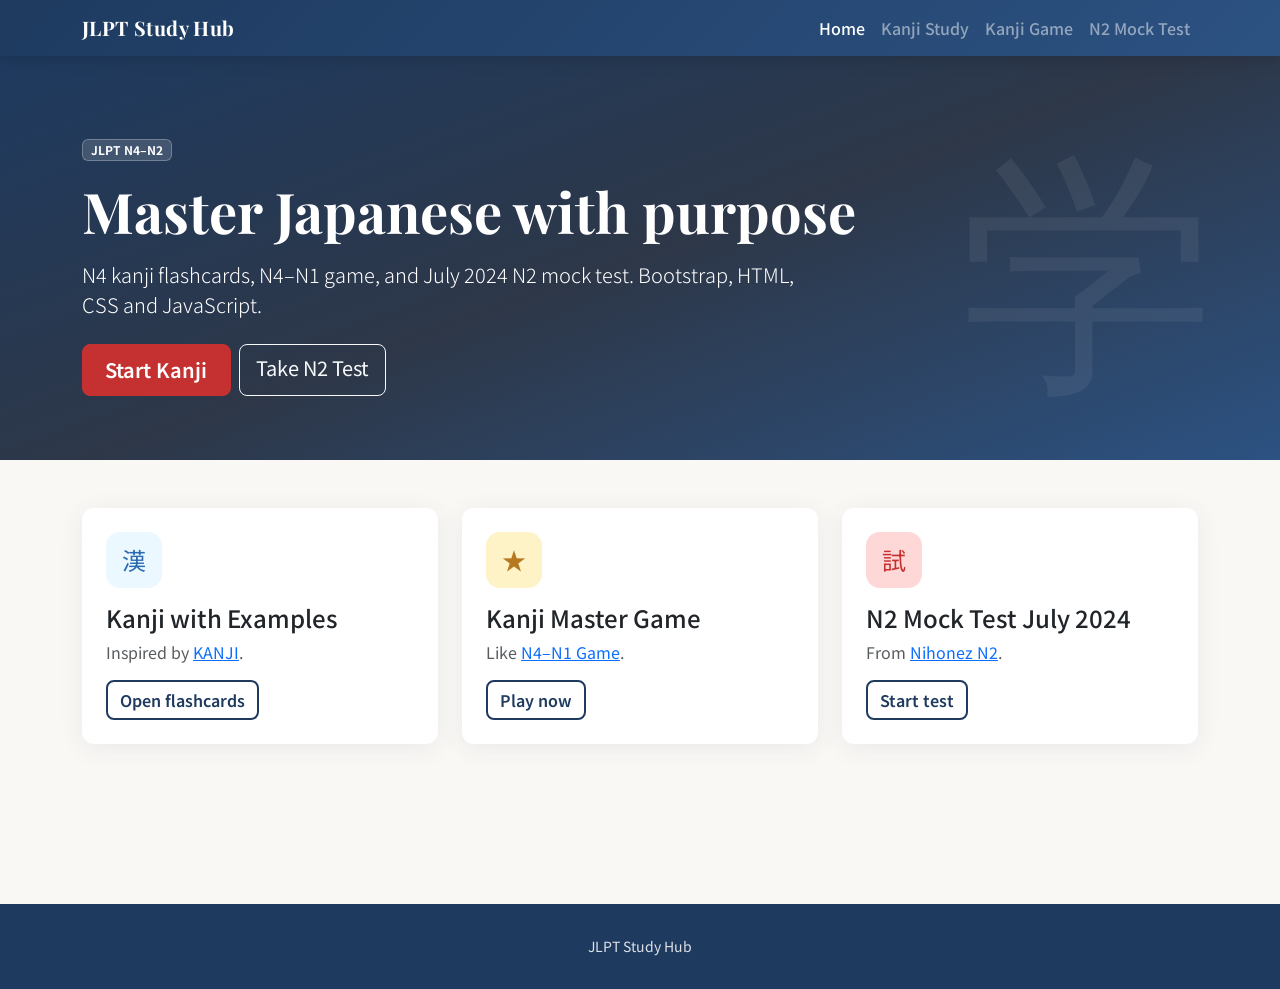
<file: index.html>
<!DOCTYPE html>
<html lang="en">
<head>
  <meta charset="UTF-8">
  <meta name="viewport" content="width=device-width, initial-scale=1.0">
  <title>JLPT Study Hub</title>
  <link href="https://fonts.googleapis.com/css2?family=Noto+Sans+JP:wght@400;500;700&family=Playfair+Display:wght@600;700&display=swap" rel="stylesheet">
  <link href="https://cdn.jsdelivr.net/npm/bootstrap@5.3.3/dist/css/bootstrap.min.css" rel="stylesheet">
  <link href="css/style.css" rel="stylesheet">
</head>
<body>
  <nav class="navbar navbar-expand-lg navbar-dark navbar-jlpt sticky-top">
    <div class="container">
      <a class="navbar-brand" href="index.html">JLPT Study Hub</a>
      <button class="navbar-toggler" type="button" data-bs-toggle="collapse" data-bs-target="#navMain"><span class="navbar-toggler-icon"></span></button>
      <div class="collapse navbar-collapse" id="navMain">
        <ul class="navbar-nav ms-auto">
          <li class="nav-item"><a class="nav-link active" href="index.html">Home</a></li>
          <li class="nav-item"><a class="nav-link" href="kanji.html">Kanji Study</a></li>
          <li class="nav-item"><a class="nav-link" href="game.html">Kanji Game</a></li>
          <li class="nav-item"><a class="nav-link" href="test.html">N2 Mock Test</a></li>
        </ul>
      </div>
    </div>
  </nav>
  <header class="hero-section">
    <div class="container">
      <span class="badge hero-badge mb-3">JLPT N4–N2</span>
      <h1 class="display-4 fw-bold mb-3" style="font-family:var(--font-display)">Master Japanese with purpose</h1>
      <p class="lead col-lg-8 mb-4 opacity-90">N4 kanji flashcards, N4–N1 game, and July 2024 N2 mock test. Bootstrap, HTML, CSS and JavaScript.</p>
      <div class="d-flex gap-2 flex-wrap">
        <a href="kanji.html" class="btn btn-jlpt-primary btn-lg">Start Kanji</a>
        <a href="test.html" class="btn btn-outline-light btn-lg">Take N2 Test</a>
      </div>
    </div>
  </header>
  <main class="container py-5">
    <div class="row g-4 mb-5">
      <div class="col-md-4"><article class="card feature-card"><div class="card-body p-4">
        <div class="card-icon icon-kanji mb-3">漢</div>
        <h2 class="h4">Kanji with Examples</h2>
        <p class="text-muted">Inspired by <a href="https://ajayatimilsina.github.io/KANJI/" target="_blank" rel="noopener">KANJI</a>.</p>
        <a href="kanji.html" class="btn btn-jlpt-outline">Open flashcards</a>
      </div></article></div>
      <div class="col-md-4"><article class="card feature-card"><div class="card-body p-4">
        <div class="card-icon icon-game mb-3">★</div>
        <h2 class="h4">Kanji Master Game</h2>
        <p class="text-muted">Like <a href="https://ajayatimilsina.github.io/N4-N1Game/" target="_blank" rel="noopener">N4–N1 Game</a>.</p>
        <a href="game.html" class="btn btn-jlpt-outline">Play now</a>
      </div></article></div>
      <div class="col-md-4"><article class="card feature-card"><div class="card-body p-4">
        <div class="card-icon icon-test mb-3">試</div>
        <h2 class="h4">N2 Mock Test July 2024</h2>
        <p class="text-muted">From <a href="https://nihonez.com/jlpt-test/jlpt-n2-past-test-july-2024-real-exam/?start=test" target="_blank" rel="noopener">Nihonez N2</a>.</p>
        <a href="test.html" class="btn btn-jlpt-outline">Start test</a>
      </div></article></div>
    </div>
  </main>
  <footer class="footer-jlpt"><div class="container text-center small"><p class="mb-0">JLPT Study Hub</p></div></footer>
  <script src="https://cdn.jsdelivr.net/npm/bootstrap@5.3.3/dist/js/bootstrap.bundle.min.js"></script>
  <script src="js/main.js"></script>
</body>
</html>
</file>
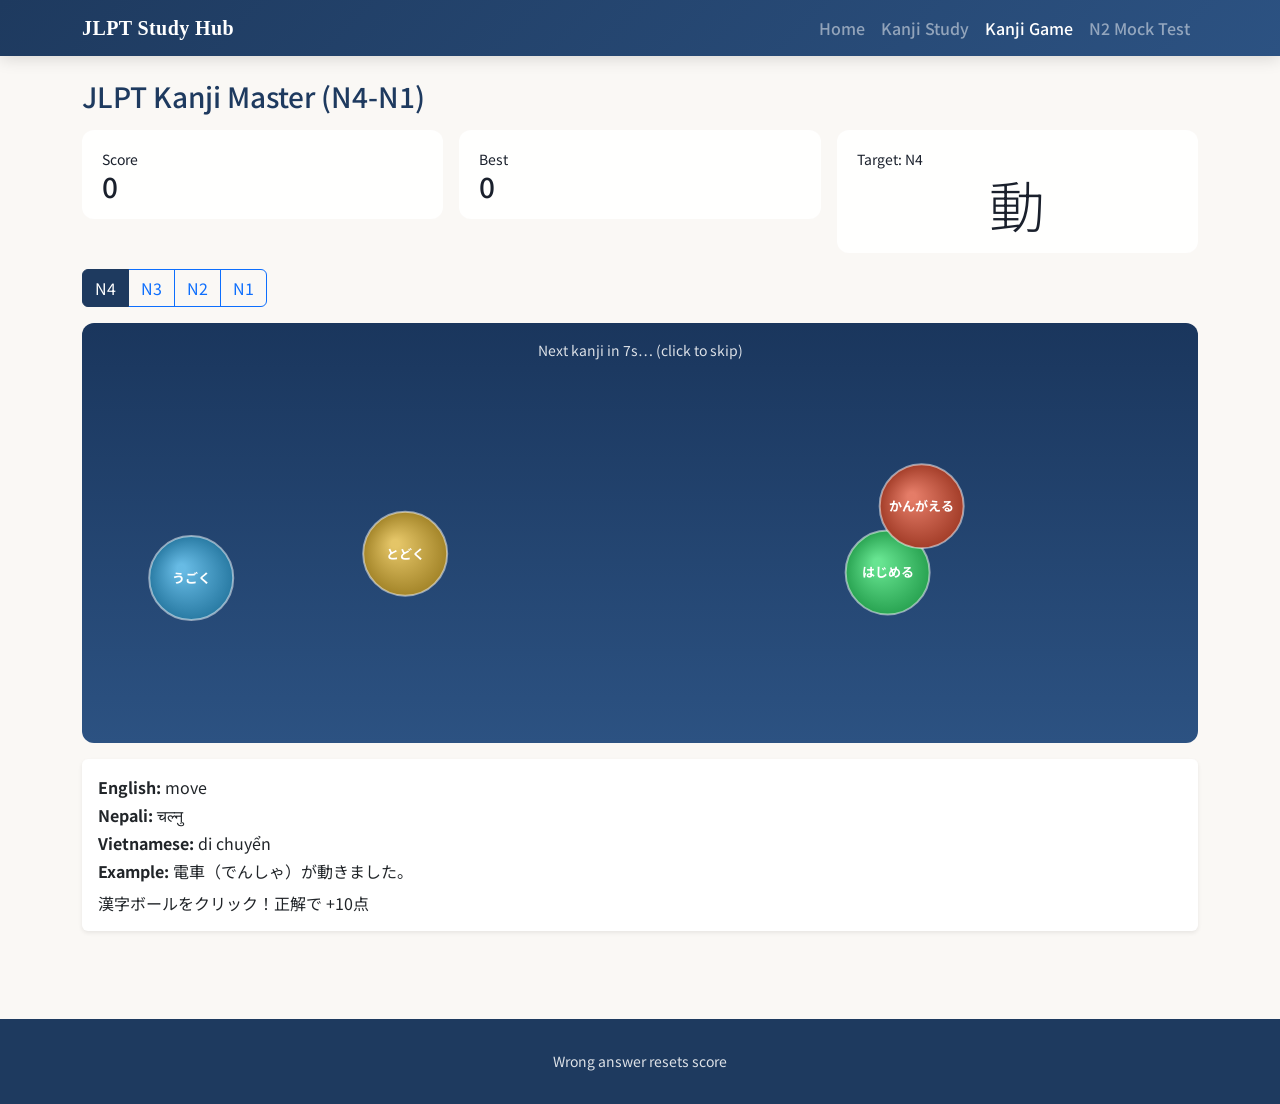
<file: game.html>
<!DOCTYPE html>
<html lang="en">
<head>
  <meta charset="UTF-8">
  <meta name="viewport" content="width=device-width, initial-scale=1.0">
  <title>JLPT Kanji Master N4-N1</title>
  <link href="https://fonts.googleapis.com/css2?family=Noto+Sans+JP:wght@400;500;700&display=swap" rel="stylesheet">
  <link href="https://cdn.jsdelivr.net/npm/bootstrap@5.3.3/dist/css/bootstrap.min.css" rel="stylesheet">
  <link href="css/style.css" rel="stylesheet">
</head>
<body>
  <nav class="navbar navbar-expand-lg navbar-dark navbar-jlpt sticky-top">
    <div class="container">
      <a class="navbar-brand" href="index.html">JLPT Study Hub</a>
      <button class="navbar-toggler" type="button" data-bs-toggle="collapse" data-bs-target="#navMain"><span class="navbar-toggler-icon"></span></button>
      <div class="collapse navbar-collapse" id="navMain">
        <ul class="navbar-nav ms-auto">
          <li class="nav-item"><a class="nav-link" href="index.html">Home</a></li>
          <li class="nav-item"><a class="nav-link" href="kanji.html">Kanji Study</a></li>
          <li class="nav-item"><a class="nav-link active" href="game.html">Kanji Game</a></li>
          <li class="nav-item"><a class="nav-link" href="test.html">N2 Mock Test</a></li>
        </ul>
      </div>
    </div>
  </nav>
  <main class="container py-4">
    <h1 class="h3 mb-3" style="color:var(--jlpt-indigo)">JLPT Kanji Master (N4-N1)</h1>
    <div class="row g-3 mb-3">
      <div class="col-md-4"><div class="game-hud"><small>Score</small><p class="h3 mb-0" id="scoreVal">0</p></div></div>
      <div class="col-md-4"><div class="game-hud"><small>Best</small><p class="h3 mb-0" id="bestVal">0</p></div></div>
      <div class="col-md-4"><div class="game-hud"><small id="gameHint">Target: N4</small><p class="display-4 mb-0 text-center" id="targetKanji">?</p></div></div>
    </div>
    <div class="btn-group mb-3 flex-wrap" role="group">
      <button type="button" class="btn btn-outline-primary level-btn active" data-level="N4">N4</button>
      <button type="button" class="btn btn-outline-primary level-btn" data-level="N3">N3</button>
      <button type="button" class="btn btn-outline-primary level-btn" data-level="N2">N2</button>
      <button type="button" class="btn btn-outline-primary level-btn" data-level="N1">N1</button>
    </div>
    <div class="game-canvas-wrap mb-3"><canvas id="gameCanvas" height="420"></canvas></div>
    <div class="card border-0 shadow-sm"><div class="card-body">
      <p class="mb-1"><strong>English:</strong> <span id="gameEn">-</span></p>
      <p class="mb-1"><strong>Nepali:</strong> <span id="gameNe">-</span></p>
      <p class="mb-1"><strong>Vietnamese:</strong> <span id="gameVi">-</span></p>
      <p class="mb-2"><strong>Example:</strong> <span id="gameExample">-</span></p>
      <p class="mb-0" id="gameStatus">Click the ball with the correct reading. +10 points.</p>
    </div></div>
  </main>
  <footer class="footer-jlpt"><div class="container text-center small"><p class="mb-0">Wrong answer resets score</p></div></footer>
  <script src="https://cdn.jsdelivr.net/npm/bootstrap@5.3.3/dist/js/bootstrap.bundle.min.js"></script>
  <script src="js/kanji-data.js"></script>
  <script src="js/main.js"></script>
  <script src="js/game-app.js"></script>
</body>
</html>
</file>
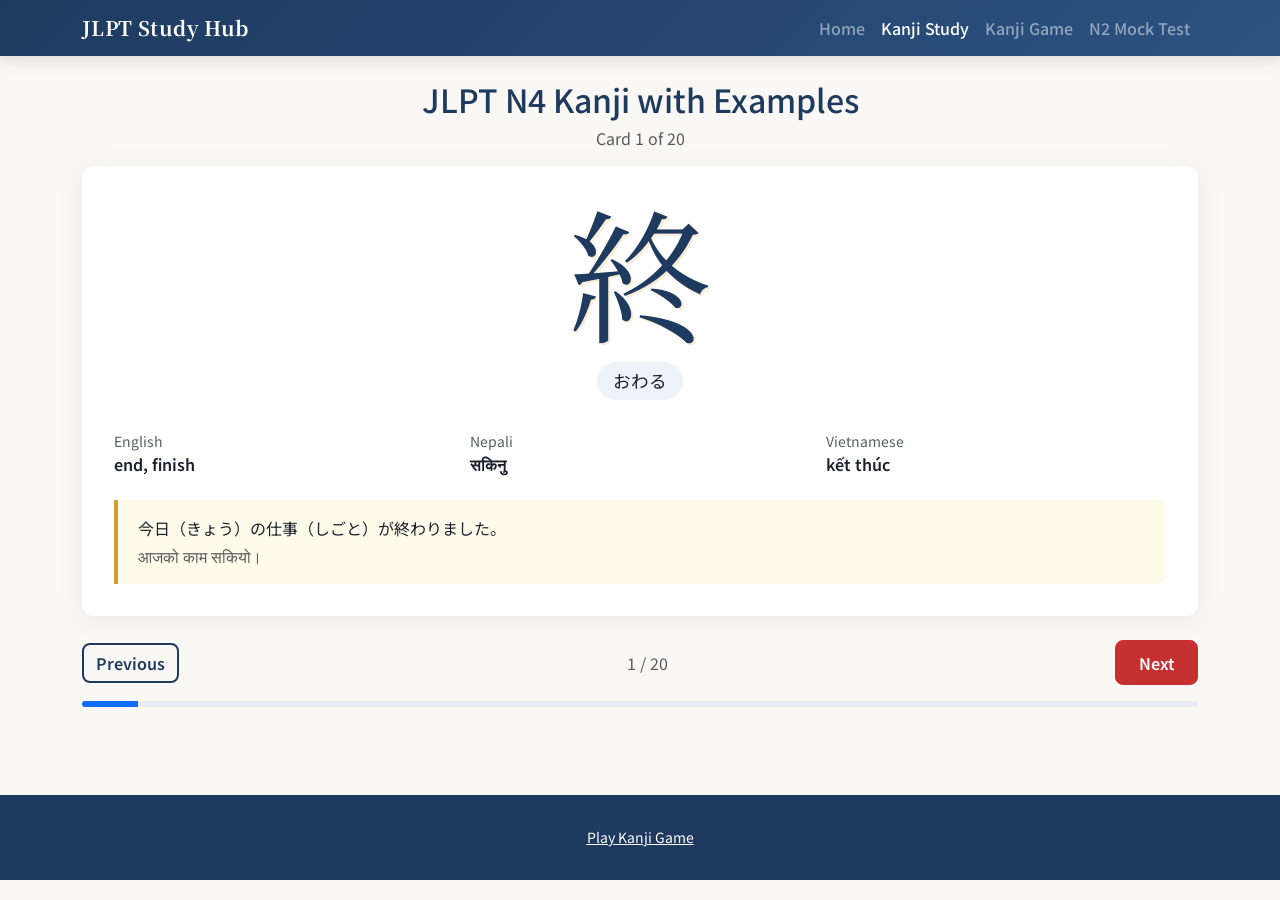
<file: kanji.html>
<!DOCTYPE html>
<html lang="en">
<head>
  <meta charset="UTF-8">
  <meta name="viewport" content="width=device-width, initial-scale=1.0">
  <title>JLPT N4 Kanji with Examples</title>
  <link href="https://fonts.googleapis.com/css2?family=Noto+Sans+JP:wght@400;500;700&family=Noto+Serif+JP:wght@600;700&display=swap" rel="stylesheet">
  <link href="https://cdn.jsdelivr.net/npm/bootstrap@5.3.3/dist/css/bootstrap.min.css" rel="stylesheet">
  <link href="css/style.css" rel="stylesheet">
</head>
<body>
  <nav class="navbar navbar-expand-lg navbar-dark navbar-jlpt sticky-top">
    <div class="container">
      <a class="navbar-brand" href="index.html">JLPT Study Hub</a>
      <button class="navbar-toggler" type="button" data-bs-toggle="collapse" data-bs-target="#navMain"><span class="navbar-toggler-icon"></span></button>
      <div class="collapse navbar-collapse" id="navMain">
        <ul class="navbar-nav ms-auto">
          <li class="nav-item"><a class="nav-link" href="index.html">Home</a></li>
          <li class="nav-item"><a class="nav-link active" href="kanji.html">Kanji Study</a></li>
          <li class="nav-item"><a class="nav-link" href="game.html">Kanji Game</a></li>
          <li class="nav-item"><a class="nav-link" href="test.html">N2 Mock Test</a></li>
        </ul>
      </div>
    </div>
  </nav>
  <main class="container py-4">
    <div class="text-center mb-3">
      <h1 class="h2" style="color:var(--jlpt-indigo)">JLPT N4 Kanji with Examples</h1>
      <p class="text-muted" id="kanjiCounter">Card 1</p>
    </div>
    <div class="kanji-card-panel text-center mb-4">
      <p class="kanji-display mb-3" id="kanjiChar">終</p>
      <p class="reading-pill" id="kanjiReading">---</p>
      <div class="row g-3 mt-2 text-start">
        <div class="col-md-4"><small class="text-muted">English</small><p id="meaningEn" class="mb-0 fw-semibold">-</p></div>
        <div class="col-md-4"><small class="text-muted">Nepali</small><p id="meaningNe" class="mb-0 fw-semibold">-</p></div>
        <div class="col-md-4"><small class="text-muted">Vietnamese</small><p id="meaningVi" class="mb-0 fw-semibold">-</p></div>
      </div>
      <div class="example-box text-start mt-4">
        <p class="mb-1" id="kanjiExample"></p>
        <p class="mb-0 text-muted" id="kanjiExampleNe"></p>
      </div>
    </div>
    <div class="d-flex justify-content-between align-items-center flex-wrap gap-2">
      <button type="button" class="btn btn-jlpt-outline" id="btnPrev">Previous</button>
      <span id="kanjiProgress" class="text-muted">1 / 20</span>
      <button type="button" class="btn btn-jlpt-primary" id="btnNext">Next</button>
    </div>
    <div class="progress progress-kanji mt-3"><div class="progress-bar bg-primary" id="kanjiProgressBar" style="width:5%"></div></div>
  </main>
  <footer class="footer-jlpt"><div class="container text-center small"><p class="mb-0"><a href="game.html" class="text-white">Play Kanji Game</a></p></div></footer>
  <script src="https://cdn.jsdelivr.net/npm/bootstrap@5.3.3/dist/js/bootstrap.bundle.min.js"></script>
  <script src="js/kanji-data.js"></script>
  <script src="js/main.js"></script>
  <script src="js/kanji-app.js"></script>
</body>
</html>
</file>
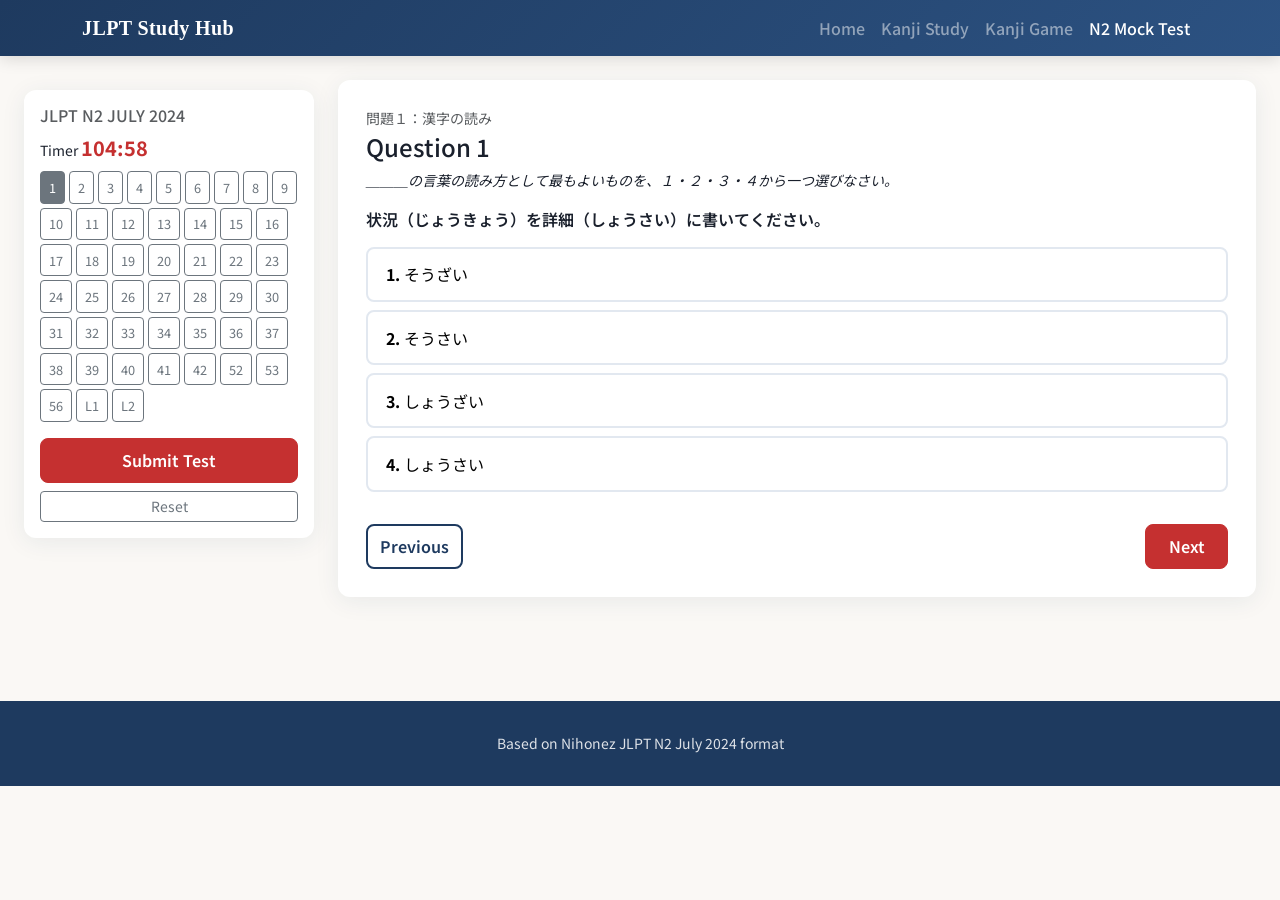
<file: test.html>
<!DOCTYPE html>
<html lang="en">
<head>
  <meta charset="UTF-8">
  <meta name="viewport" content="width=device-width, initial-scale=1.0">
  <title>JLPT N2 Mock Test July 2024</title>
  <link href="https://fonts.googleapis.com/css2?family=Noto+Sans+JP:wght@400;500;700&display=swap" rel="stylesheet">
  <link href="https://cdn.jsdelivr.net/npm/bootstrap@5.3.3/dist/css/bootstrap.min.css" rel="stylesheet">
  <link href="css/style.css" rel="stylesheet">
</head>
<body>
  <nav class="navbar navbar-expand-lg navbar-dark navbar-jlpt sticky-top">
    <div class="container">
      <a class="navbar-brand" href="index.html">JLPT Study Hub</a>
      <button class="navbar-toggler" type="button" data-bs-toggle="collapse" data-bs-target="#navMain"><span class="navbar-toggler-icon"></span></button>
      <div class="collapse navbar-collapse" id="navMain">
        <ul class="navbar-nav ms-auto">
          <li class="nav-item"><a class="nav-link" href="index.html">Home</a></li>
          <li class="nav-item"><a class="nav-link" href="kanji.html">Kanji Study</a></li>
          <li class="nav-item"><a class="nav-link" href="game.html">Kanji Game</a></li>
          <li class="nav-item"><a class="nav-link active" href="test.html">N2 Mock Test</a></li>
        </ul>
      </div>
    </div>
  </nav>
  <main class="container-fluid py-4 px-lg-4">
  <div class="row g-4">
    <div class="col-lg-3">
      <aside class="test-sidebar p-3">
        <h2 class="h6 text-uppercase text-muted">JLPT N2 July 2024</h2>
        <p class="small mb-2">Timer <span class="test-timer" id="testTimer">105:00</span></p>
        <div id="qNavGrid" class="d-flex flex-wrap gap-1 mb-3"></div>
        <button type="button" class="btn btn-jlpt-primary w-100 mb-2" id="btnSubmit">Submit Test</button>
        <button type="button" class="btn btn-outline-secondary w-100 btn-sm" id="btnReset">Reset</button>
      </aside>
    </div>
    <div class="col-lg-9">
      <div class="question-panel mb-3">
        <p class="small text-muted mb-1" id="qGroup"></p>
        <h1 class="h4" id="qNumber">Question 1</h1>
        <p class="small fst-italic" id="qInstruction"></p>
        <div class="passage-block d-none mb-3" id="qPassage"></div>
        <p class="fw-semibold mb-3" id="qText"></p>
        <div id="qChoices"></div>
        <div class="d-flex justify-content-between mt-4">
          <button type="button" class="btn btn-jlpt-outline" id="btnPrevQ">Previous</button>
          <button type="button" class="btn btn-jlpt-primary" id="btnNextQ">Next</button>
        </div>
      </div>
      <div class="results-dashboard p-4 d-none" id="resultsPanel">
        <h2 class="h5">Practice Results</h2>
        <div id="scoreText"></div>
      </div>
    </div>
  </div>
  </main>
  <footer class="footer-jlpt"><div class="container text-center small"><p class="mb-0">Based on Nihonez JLPT N2 July 2024 format</p></div></footer>
  <script src="https://cdn.jsdelivr.net/npm/bootstrap@5.3.3/dist/js/bootstrap.bundle.min.js"></script>
  <script src="js/test-data.js"></script>
  <script src="js/main.js"></script>
  <script src="js/test-app.js"></script>
</body>
</html>
</file>
<file: css/style.css>
/* JLPT Study Hub — custom layer on Bootstrap 5 */
:root {
  --jlpt-indigo: #1e3a5f;
  --jlpt-indigo-light: #2c5282;
  --jlpt-vermillion: #c53030;
  --jlpt-gold: #d69e2e;
  --jlpt-cream: #faf8f5;
  --jlpt-ink: #1a202c;
  --jlpt-muted: #718096;
  --jlpt-card-shadow: 0 4px 24px rgba(30, 58, 95, 0.08);
  --jlpt-radius: 12px;
  --font-jp: "Noto Sans JP", "Hiragino Kaku Gothic ProN", sans-serif;
  --font-display: "Playfair Display", "Noto Serif JP", serif;
}

html {
  scroll-behavior: smooth;
}

body {
  font-family: var(--font-jp);
  background: var(--jlpt-cream);
  color: var(--jlpt-ink);
  min-height: 100vh;
}

/* Navbar */
.navbar-jlpt {
  background: linear-gradient(135deg, var(--jlpt-indigo) 0%, var(--jlpt-indigo-light) 100%);
  box-shadow: 0 2px 16px rgba(0, 0, 0, 0.15);
}

.navbar-jlpt .navbar-brand {
  font-family: var(--font-display);
  font-weight: 700;
  letter-spacing: 0.02em;
}

.navbar-jlpt .nav-link {
  font-weight: 500;
  opacity: 0.9;
  transition: opacity 0.2s;
}

.navbar-jlpt .nav-link:hover,
.navbar-jlpt .nav-link.active {
  opacity: 1;
}

/* Hero */
.hero-section {
  background: linear-gradient(160deg, var(--jlpt-indigo) 0%, #2d3748 50%, var(--jlpt-indigo-light) 100%);
  color: #fff;
  padding: 5rem 0 4rem;
  position: relative;
  overflow: hidden;
}

.hero-section::before {
  content: "学";
  position: absolute;
  right: 5%;
  top: 50%;
  transform: translateY(-50%);
  font-size: clamp(8rem, 20vw, 16rem);
  opacity: 0.06;
  font-family: var(--font-display);
  pointer-events: none;
}

.hero-badge {
  background: rgba(255, 255, 255, 0.15);
  border: 1px solid rgba(255, 255, 255, 0.25);
  backdrop-filter: blur(8px);
}

/* Feature cards */
.feature-card {
  border: none;
  border-radius: var(--jlpt-radius);
  box-shadow: var(--jlpt-card-shadow);
  transition: transform 0.25s ease, box-shadow 0.25s ease;
  height: 100%;
  overflow: hidden;
}

.feature-card:hover {
  transform: translateY(-4px);
  box-shadow: 0 12px 40px rgba(30, 58, 95, 0.14);
}

.feature-card .card-icon {
  width: 56px;
  height: 56px;
  border-radius: 14px;
  display: flex;
  align-items: center;
  justify-content: center;
  font-size: 1.5rem;
}

.icon-kanji { background: #ebf8ff; color: #2b6cb0; }
.icon-game { background: #fef3c7; color: #b7791f; }
.icon-test { background: #fed7d7; color: var(--jlpt-vermillion); }

/* Buttons */
.btn-jlpt-primary {
  background: var(--jlpt-vermillion);
  border-color: var(--jlpt-vermillion);
  color: #fff;
  font-weight: 600;
  padding: 0.6rem 1.4rem;
  border-radius: 8px;
}

.btn-jlpt-primary:hover {
  background: #9b2c2c;
  border-color: #9b2c2c;
  color: #fff;
}

.btn-jlpt-outline {
  border: 2px solid var(--jlpt-indigo);
  color: var(--jlpt-indigo);
  font-weight: 600;
  border-radius: 8px;
}

.btn-jlpt-outline:hover {
  background: var(--jlpt-indigo);
  color: #fff;
}

/* Kanji study */
.kanji-display {
  font-size: clamp(5rem, 18vw, 9rem);
  line-height: 1;
  font-family: "Noto Serif JP", serif;
  color: var(--jlpt-indigo);
  text-shadow: 2px 2px 0 rgba(214, 158, 46, 0.2);
}

.kanji-card-panel {
  background: #fff;
  border-radius: var(--jlpt-radius);
  box-shadow: var(--jlpt-card-shadow);
  padding: 2rem;
}

.reading-pill {
  display: inline-block;
  background: #edf2f7;
  padding: 0.35rem 1rem;
  border-radius: 999px;
  font-size: 1.1rem;
  margin: 0.25rem;
}

.example-box {
  border-left: 4px solid var(--jlpt-gold);
  background: #fffbeb;
  padding: 1rem 1.25rem;
  border-radius: 0 8px 8px 0;
  margin-top: 1rem;
}

.progress-kanji {
  height: 6px;
  border-radius: 3px;
}

/* Game */
.game-canvas-wrap {
  position: relative;
  background: linear-gradient(180deg, #1a365d 0%, #2c5282 100%);
  border-radius: var(--jlpt-radius);
  overflow: hidden;
  min-height: 420px;
}

#gameCanvas {
  display: block;
  width: 100%;
  cursor: crosshair;
}

.game-hud {
  background: rgba(255, 255, 255, 0.95);
  border-radius: var(--jlpt-radius);
  padding: 1rem 1.25rem;
}

.level-btn.active {
  background: var(--jlpt-indigo);
  color: #fff;
  border-color: var(--jlpt-indigo);
}

/* Test */
.test-sidebar {
  background: #fff;
  border-radius: var(--jlpt-radius);
  box-shadow: var(--jlpt-card-shadow);
  max-height: calc(100vh - 120px);
  overflow-y: auto;
  position: sticky;
  top: 90px;
}

.test-timer {
  font-variant-numeric: tabular-nums;
  font-size: 1.25rem;
  font-weight: 700;
  color: var(--jlpt-vermillion);
}

.question-panel {
  background: #fff;
  border-radius: var(--jlpt-radius);
  box-shadow: var(--jlpt-card-shadow);
  padding: 1.75rem;
}

.passage-block {
  background: #f7fafc;
  border: 1px solid #e2e8f0;
  border-radius: 8px;
  padding: 1.25rem;
  font-size: 0.95rem;
  line-height: 1.8;
  max-height: 320px;
  overflow-y: auto;
}

.choice-btn {
  text-align: left;
  padding: 0.85rem 1.1rem;
  border: 2px solid #e2e8f0;
  border-radius: 8px;
  background: #fff;
  width: 100%;
  margin-bottom: 0.5rem;
  transition: all 0.15s;
}

.choice-btn:hover {
  border-color: var(--jlpt-indigo-light);
  background: #ebf8ff;
}

.choice-btn.selected {
  border-color: var(--jlpt-indigo);
  background: #bee3f8;
}

.choice-btn.correct {
  border-color: #38a169;
  background: #c6f6d5;
}

.choice-btn.incorrect {
  border-color: #e53e3e;
  background: #fed7d7;
}

.section-nav-item {
  font-size: 0.8rem;
  padding: 0.35rem 0.5rem;
}

.section-nav-item.answered {
  background: #c6f6d5 !important;
}

.results-dashboard {
  background: linear-gradient(135deg, #fff 0%, #f7fafc 100%);
  border: 2px solid var(--jlpt-indigo);
  border-radius: var(--jlpt-radius);
}

.footer-jlpt {
  background: var(--jlpt-indigo);
  color: rgba(255, 255, 255, 0.85);
  padding: 2rem 0;
  margin-top: 4rem;
}

@media (max-width: 768px) {
  .test-sidebar {
    position: static;
    max-height: none;
    margin-bottom: 1rem;
  }
}
</file>
